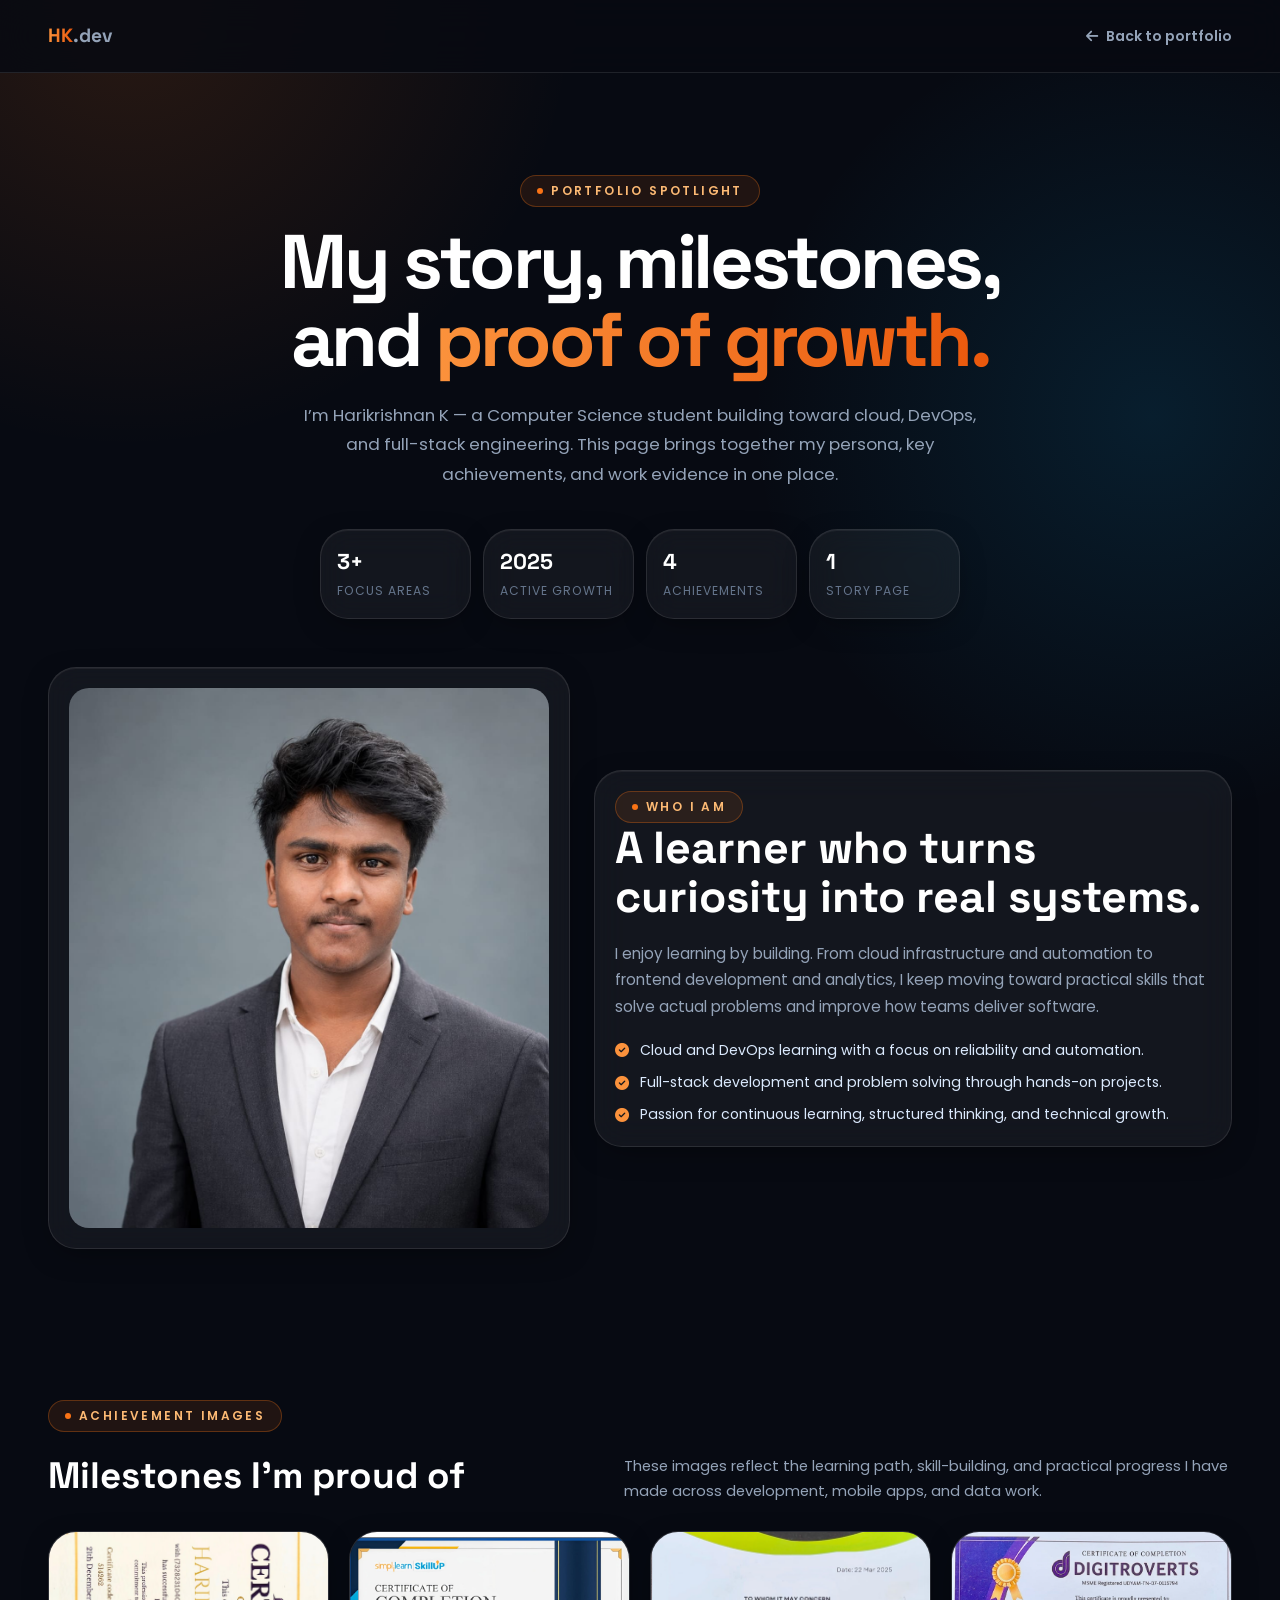
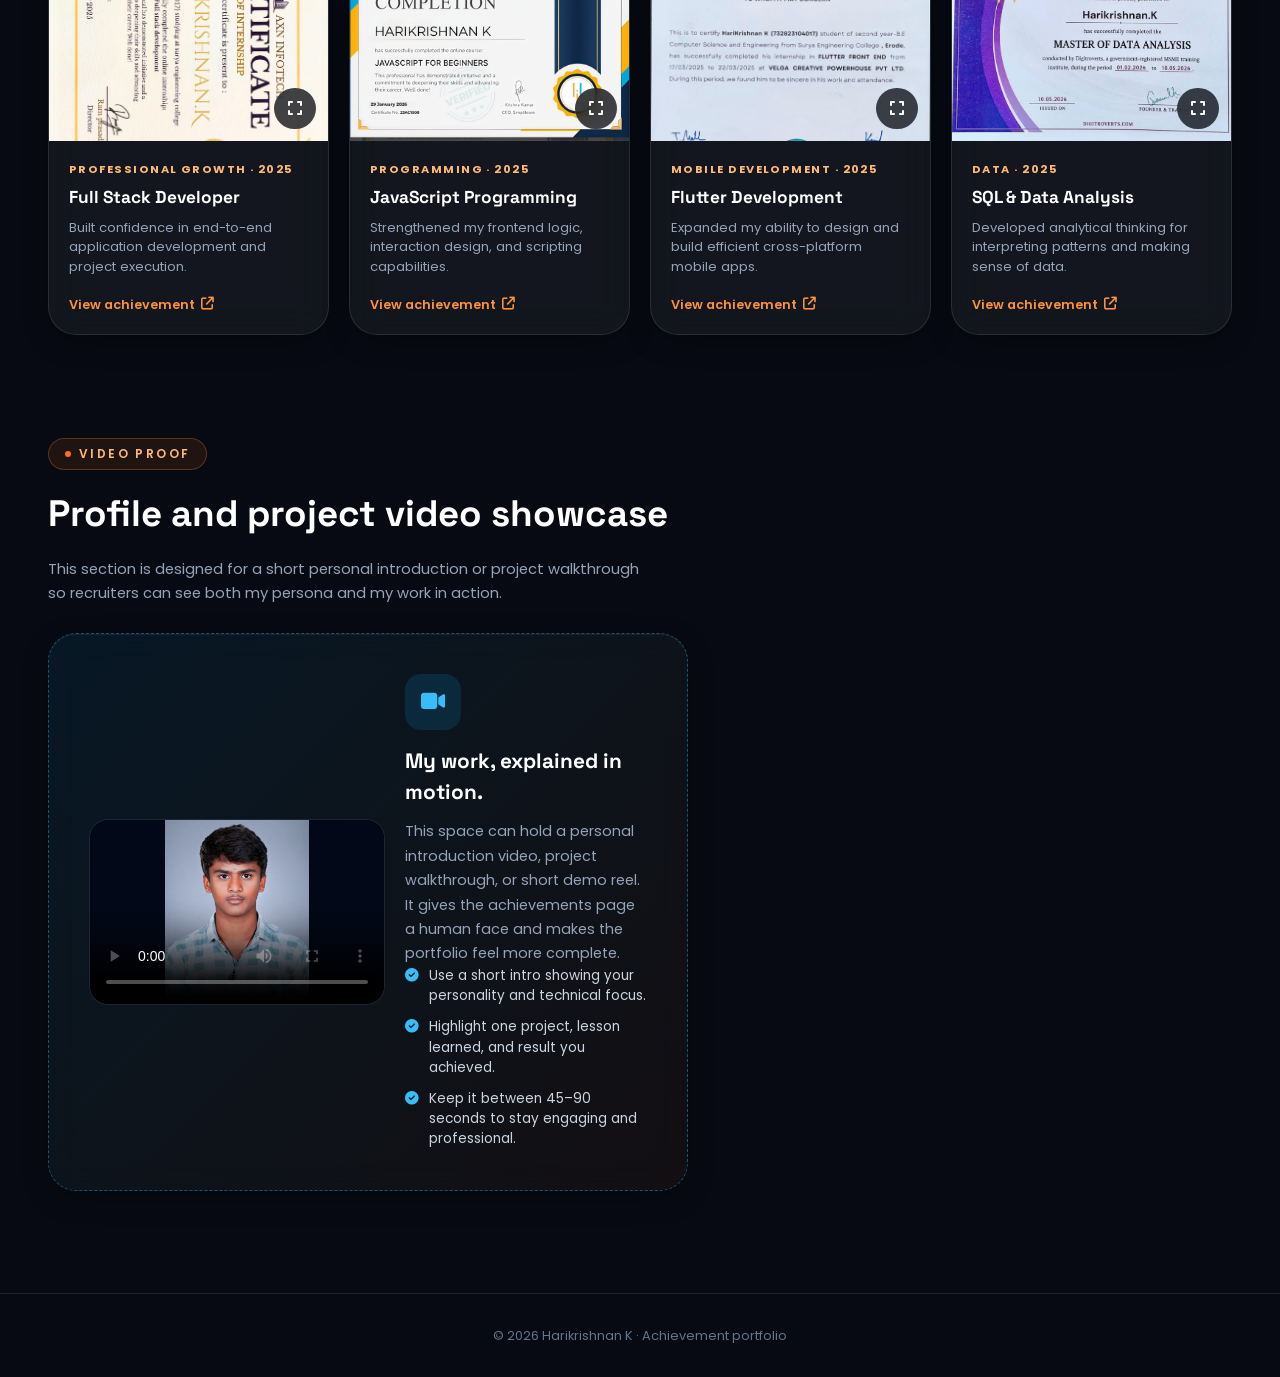
<file: achievements.html>
<!DOCTYPE html>
<html lang="en">
  <head>
    <meta charset="UTF-8" />
    <meta name="viewport" content="width=device-width, initial-scale=1.0" />
    <meta name="description" content="Verified achievements, credentials, and project evidence for Harikrishnan K." />
    <title>Achievements | Harikrishnan K</title>
    <link rel="preconnect" href="https://fonts.googleapis.com" />
    <link rel="preconnect" href="https://fonts.gstatic.com" crossorigin />
    <link href="https://fonts.googleapis.com/css2?family=Poppins:wght@300;400;500;600;700&family=Space+Grotesk:wght@400;500;600;700&display=swap" rel="stylesheet" />
    <link rel="stylesheet" href="https://cdnjs.cloudflare.com/ajax/libs/font-awesome/6.5.2/css/all.min.css" referrerpolicy="no-referrer" />
    <link rel="stylesheet" href="css/variables.css" />
    <link rel="stylesheet" href="css/base.css" />
    <link rel="stylesheet" href="css/components.css" />
    <link rel="stylesheet" href="css/animations.css" />
    <link rel="stylesheet" href="css/sections.css" />
    <style>
      .achievement-page { min-height: 100vh; overflow-x: clip; background: radial-gradient(circle at 10% 0%, rgba(249,115,22,.14), transparent 28rem), radial-gradient(circle at 90% 14%, rgba(14,165,233,.13), transparent 25rem), var(--ink-950); }
      .achievement-nav { position: sticky; top: 0; z-index: 10; border-bottom: 1px solid rgba(255,255,255,.1); background: rgba(7,10,18,.86); backdrop-filter: blur(18px); }
      .achievement-nav-inner { min-height: 4.5rem; display: flex; justify-content: space-between; align-items: center; gap: 1rem; }
      .achievement-brand { font-family: var(--font-heading); font-size: 1.2rem; font-weight: 700; color: #fff; }
      .achievement-back { display: inline-flex; align-items: center; gap: .5rem; min-height: 44px; color: var(--text-secondary); font-size: .875rem; font-weight: 600; }
      .achievement-back:hover { color: var(--accent-300); }
      .achievement-hero { padding: clamp(4rem, 8vw, 7rem) 0 3rem; text-align: center; }
      .achievement-hero h1 { max-width: 52rem; margin: 1rem auto 0; color: #fff; font-size: clamp(2.35rem, 6vw, 4.75rem); line-height: 1.02; letter-spacing: -.045em; }
      .achievement-hero p { max-width: 43rem; margin: 1.4rem auto 0; color: var(--text-secondary); font-size: 1.05rem; line-height: 1.75; }
      .achievement-stats { display: grid; grid-template-columns: repeat(2, 1fr); gap: .75rem; max-width: 40rem; margin: 2.5rem auto 0; }
      .achievement-stat { padding: 1rem; text-align: left; }
      .achievement-stat strong { display: block; font-family: var(--font-heading); color: #fff; font-size: 1.35rem; }
      .achievement-stat span { font-size: .76rem; color: var(--text-muted); text-transform: uppercase; letter-spacing: .08em; }
      .achievement-section { padding: 3rem 0 clamp(4rem, 8vw, 7rem); }
      .achievement-section-head { display: flex; flex-wrap: wrap; justify-content: space-between; align-items: end; gap: 1rem; margin-bottom: 1.75rem; }
      .achievement-section-head h2 { color: #fff; font-size: clamp(1.6rem, 3vw, 2.3rem); }
      .achievement-section-head p { max-width: 38rem; color: var(--text-secondary); font-size: .92rem; line-height: 1.65; }
      .achievement-grid { display: grid; gap: 1.25rem; grid-template-columns: 1fr; }
      .persona-grid { display: grid; gap: 1.5rem; grid-template-columns: 1fr; align-items: center; }
      @media (min-width: 640px) { .achievement-stats { grid-template-columns: repeat(4, 1fr); } .achievement-grid { grid-template-columns: repeat(2, 1fr); } }
      @media (min-width: 768px) { .persona-grid { grid-template-columns: 0.9fr 1.1fr; } }
      @media (min-width: 1024px) { .achievement-grid { grid-template-columns: repeat(4, 1fr); } }
      .persona-card { display: flex; flex-direction: column; gap: 1.2rem; padding: 1.25rem; }
      .persona-card img { width: 100%; border-radius: 1.25rem; object-fit: cover; aspect-ratio: 4 / 4.5; }
      .persona-card h2 { color: #fff; font-size: clamp(1.8rem, 4vw, 2.8rem); line-height: 1.1; }
      .persona-card p { color: var(--text-secondary); font-size: .95rem; line-height: 1.75; }
      .persona-list { display: grid; gap: .7rem; padding: 0; margin: 0; list-style: none; color: #dbeafe; font-size: .88rem; }
      .persona-list li { display: flex; align-items: center; gap: .7rem; }
      .persona-list i { color: var(--accent-400); }
      .achievement-card { display: flex; flex-direction: column; overflow: hidden; padding: 0; text-align: left; }
      .achievement-card-image { position: relative; display: block; overflow: hidden; aspect-ratio: 4 / 3; background: var(--ink-800); }
      .achievement-card-image img { width: 100%; height: 100%; object-fit: cover; transition: transform .5s cubic-bezier(.22,1,.36,1); }
      .achievement-card:hover .achievement-card-image img { transform: scale(1.06); }
      .achievement-view { position: absolute; right: .75rem; bottom: .75rem; display: inline-flex; width: 2.6rem; height: 2.6rem; align-items: center; justify-content: center; border-radius: 50%; color: #fff; background: rgba(7,10,18,.76); backdrop-filter: blur(10px); }
      .achievement-card-body { display: flex; flex: 1; flex-direction: column; padding: 1.25rem; }
      .achievement-type { color: var(--accent-300); font-size: .7rem; font-weight: 700; letter-spacing: .13em; text-transform: uppercase; }
      .achievement-card h3 { margin-top: .45rem; color: #fff; font-size: 1.08rem; }
      .achievement-card p { margin-top: .4rem; color: var(--text-secondary); font-size: .82rem; }
      .achievement-proof { display: inline-flex; align-items: center; gap: .4rem; margin-top: auto; padding-top: 1.15rem; color: var(--accent-400); font-size: .8rem; font-weight: 600; }
      .video-proof { border: 1px dashed rgba(56,189,248,.38); background: linear-gradient(135deg, rgba(14,165,233,.09), rgba(249,115,22,.05)); padding: clamp(1.5rem, 4vw, 2.5rem); }
      .video-proof-grid { display: grid; gap: 1.25rem; grid-template-columns: 1fr; }
      @media (min-width: 768px) { .video-proof-grid { grid-template-columns: 1.1fr .9fr; align-items: center; } }
      .video-frame { border-radius: 1.2rem; overflow: hidden; border: 1px solid rgba(255,255,255,.12); background: rgba(2,6,23,.9); }
      .video-frame video { display: block; width: 100%; aspect-ratio: 16 / 10; background: #020817; }
      .video-icon { display: flex; align-items: center; justify-content: center; width: 3.5rem; height: 3.5rem; border-radius: 1rem; background: rgba(14,165,233,.15); color: var(--azure-400); font-size: 1.35rem; }
      .video-proof h3 { margin-top: 1rem; color: #fff; font-size: 1.3rem; }
      .video-proof p { margin-top: .65rem; color: var(--text-secondary); font-size: .9rem; line-height: 1.7; }
      .video-checklist { display: grid; gap: .65rem; color: #cbd5e1; font-size: .85rem; }
      .video-checklist li { display: flex; gap: .65rem; align-items: flex-start; }
      .video-checklist i { margin-top: .2rem; color: var(--azure-400); }
      .achievement-footer { border-top: 1px solid rgba(255,255,255,.1); padding: 2rem 0; color: var(--text-muted); font-size: .8rem; text-align: center; }
      .image-dialog { width: min(92vw, 68rem); max-height: 92vh; padding: 0; border: 1px solid rgba(255,255,255,.16); border-radius: 1.25rem; background: var(--ink-900); color: #fff; overflow: hidden; }
      .image-dialog::backdrop { background: rgba(0,0,0,.78); backdrop-filter: blur(5px); }
      .image-dialog img { display: block; width: 100%; max-height: 82vh; object-fit: contain; background: var(--ink-950); }
      .dialog-close { position: absolute; top: .75rem; right: .75rem; display: grid; place-items: center; width: 2.6rem; height: 2.6rem; border-radius: 50%; background: rgba(7,10,18,.8); color: #fff; font-size: 1rem; }
      .dialog-caption { padding: .9rem 1.1rem; color: var(--text-secondary); font-size: .85rem; }
    </style>
  </head>
  <body class="achievement-page">
    <header class="achievement-nav">
      <div class="container-x achievement-nav-inner">
        <a class="achievement-brand" href="index.html"><span class="text-gradient">HK</span><span style="color:#94a3b8">.dev</span></a>
        <a class="achievement-back" href="index.html"><i class="fa-solid fa-arrow-left"></i> Back to portfolio</a>
      </div>
    </header>
    <main>
      <section class="achievement-hero">
        <div class="container-x">
          <span class="section-eyebrow"><span class="dot"></span>Portfolio spotlight</span>
          <h1>My story, milestones, and <span class="text-gradient">proof of growth.</span></h1>
          <p>I’m Harikrishnan K — a Computer Science student building toward cloud, DevOps, and full-stack engineering. This page brings together my persona, key achievements, and work evidence in one place.</p>
          <div class="achievement-stats" aria-label="Achievement overview">
            <div class="achievement-stat glass"><strong>3+</strong><span>Focus areas</span></div>
            <div class="achievement-stat glass"><strong>2025</strong><span>Active growth</span></div>
            <div class="achievement-stat glass"><strong>4</strong><span>Achievements</span></div>
            <div class="achievement-stat glass"><strong>1</strong><span>Story page</span></div>
          </div>
        </div>
      </section>

      <section class="achievement-section" style="padding-top:0;">
        <div class="container-x persona-grid">
          <div class="persona-card glass glass-hover lift">
            <img src="images/hari passport image.jpeg" alt="Harikrishnan K portrait" loading="lazy" />
          </div>
          <div class="persona-card glass glass-hover lift">
            <div>
              <span class="section-eyebrow"><span class="dot"></span>Who I am</span>
              <h2>A learner who turns curiosity into real systems.</h2>
            </div>
            <p>I enjoy learning by building. From cloud infrastructure and automation to frontend development and analytics, I keep moving toward practical skills that solve actual problems and improve how teams deliver software.</p>
            <ul class="persona-list">
              <li><i class="fa-solid fa-circle-check"></i> Cloud and DevOps learning with a focus on reliability and automation.</li>
              <li><i class="fa-solid fa-circle-check"></i> Full-stack development and problem solving through hands-on projects.</li>
              <li><i class="fa-solid fa-circle-check"></i> Passion for continuous learning, structured thinking, and technical growth.</li>
            </ul>
          </div>
        </div>
      </section>

      <section class="achievement-section">
        <div class="container-x">
          <div class="achievement-section-head">
            <div><span class="section-eyebrow"><span class="dot"></span>Achievement images</span><h2 style="margin-top:1rem">Milestones I’m proud of</h2></div>
            <p>These images reflect the learning path, skill-building, and practical progress I have made across development, mobile apps, and data work.</p>
          </div>
          <div id="achievementGrid" class="achievement-grid"></div>
        </div>
      </section>

      <section class="achievement-section" style="padding-top:0;">
        <div class="container-x">
          <div class="achievement-section-head">
            <div><span class="section-eyebrow"><span class="dot"></span>Video proof</span><h2 style="margin-top:1rem">Profile and project video showcase</h2></div>
            <p>This section is designed for a short personal introduction or project walkthrough so recruiters can see both my persona and my work in action.</p>
          </div>
          <div id="videoShowcase" class="video-proof-grid"></div>
        </div>
      </section>
    </main>
    <footer class="achievement-footer"><div class="container-x">© <span id="year"></span> Harikrishnan K · Achievement portfolio</div></footer>
    <dialog class="image-dialog" id="image-dialog" aria-label="Certificate preview"><button class="dialog-close" type="button" aria-label="Close preview"><i class="fa-solid fa-xmark"></i></button><img id="dialog-image" alt="" /><p class="dialog-caption" id="dialog-caption"></p></dialog>
    <script>
      const achievements = [
        {
          title: 'Full Stack Developer',
          type: 'Professional growth · 2025',
          description: 'Built confidence in end-to-end application development and project execution.',
          image: 'images/full stack certificate.jpeg',
          alt: 'Full Stack Developer achievement from AXN INFOTECH'
        },
        {
          title: 'JavaScript Programming',
          type: 'Programming · 2025',
          description: 'Strengthened my frontend logic, interaction design, and scripting capabilities.',
          image: 'images/java srcipt certificate.jpeg',
          alt: 'JavaScript Programming achievement from Simplilearn SkillUp'
        },
        {
          title: 'Flutter Development',
          type: 'Mobile development · 2025',
          description: 'Expanded my ability to design and build efficient cross-platform mobile apps.',
          image: 'images/flutter certificate.jpeg',
          alt: 'Flutter Development achievement from VELGA Powerhouse'
        },
        {
          title: 'SQL & Data Analysis',
          type: 'Data · 2025',
          description: 'Developed analytical thinking for interpreting patterns and making sense of data.',
          image: 'images/data analtics certifiacte.jpeg',
          alt: 'SQL and Data Analysis achievement from DIGITROVERTS'
        }
      ];

      const videos = [
        {
          title: 'My work, explained in motion.',
          text: 'This space can hold a personal introduction video, project walkthrough, or short demo reel. It gives the achievements page a human face and makes the portfolio feel more complete.',
          src: 'https://interactive-examples.mdn.mozilla.net/media/cc0-videos/flower.mp4',
          poster: 'images/me.jpeg'
        }
      ];

      document.getElementById('year').textContent = new Date().getFullYear();

      const achievementGrid = document.getElementById('achievementGrid');
      const videoShowcase = document.getElementById('videoShowcase');

      achievementGrid.innerHTML = achievements.map((item) => `
        <article class="achievement-card glass glass-hover lift">
          <a class="achievement-card-image" href="${item.image}" data-certificate data-title="${item.title}">
            <img src="${item.image}" alt="${item.alt}" loading="lazy" />
            <span class="achievement-view" aria-hidden="true"><i class="fa-solid fa-expand"></i></span>
          </a>
          <div class="achievement-card-body">
            <span class="achievement-type">${item.type}</span>
            <h3>${item.title}</h3>
            <p>${item.description}</p>
            <a class="achievement-proof" href="${item.image}" target="_blank" rel="noopener">View achievement <i class="fa-solid fa-arrow-up-right-from-square"></i></a>
          </div>
        </article>
      `).join('');

      videoShowcase.innerHTML = `
        <div class="video-proof glass">
          <div class="video-proof-grid">
            <div class="video-frame">
              <video controls preload="metadata" poster="${videos[0].poster}" aria-label="Achievement video preview">
                <source src="${videos[0].src}" type="video/mp4" />
                Your browser does not support the video tag.
              </video>
            </div>
            <div>
              <div class="video-icon"><i class="fa-solid fa-video"></i></div>
              <h3>${videos[0].title}</h3>
              <p>${videos[0].text}</p>
              <ul class="video-checklist">
                <li><i class="fa-solid fa-circle-check"></i><span>Use a short intro showing your personality and technical focus.</span></li>
                <li><i class="fa-solid fa-circle-check"></i><span>Highlight one project, lesson learned, and result you achieved.</span></li>
                <li><i class="fa-solid fa-circle-check"></i><span>Keep it between 45–90 seconds to stay engaging and professional.</span></li>
              </ul>
            </div>
          </div>
        </div>
      `;

      const dialog = document.getElementById('image-dialog');
      const dialogImage = document.getElementById('dialog-image');
      const dialogCaption = document.getElementById('dialog-caption');

      document.querySelectorAll('[data-certificate]').forEach((link) => {
        link.addEventListener('click', (event) => {
          event.preventDefault();
          dialogImage.src = link.href;
          dialogImage.alt = link.querySelector('img').alt;
          dialogCaption.textContent = link.dataset.title;
          dialog.showModal();
        });
      });

      document.querySelector('.dialog-close').addEventListener('click', () => dialog.close());
      dialog.addEventListener('click', (event) => {
        if (event.target === dialog) dialog.close();
      });
    </script>
  </body>
</html>
</file>
<file: css/variables.css>
/* ============================================================
   DESIGN TOKENS (CSS VARIABLES)
   ------------------------------------------------------------
   Change the accent color / fonts here ONCE to re-skin the
   entire site.
   ============================================================ */
:root {
  /* ----- Accent color: Orange ----- */
  --accent-50: #fff7ed;
  --accent-100: #ffedd5;
  --accent-200: #fed7aa;
  --accent-300: #fdba74;
  --accent-400: #fb923c;
  --accent-500: #f97316;
  --accent-600: #ea580c;
  --accent-700: #c2410c;

  /* ----- Secondary accent: Azure / Blue ----- */
  --azure-400: #38bdf8;
  --azure-500: #0ea5e9;
  --azure-600: #0284c7;

  /* ----- Neutral dark background ramp ----- */
  --ink-700: #1e2740;
  --ink-800: #141c2e;
  --ink-850: #0f1524;
  --ink-900: #0b0f1a;
  --ink-950: #070a12;

  /* ----- Text ----- */
  --text-primary: #e6e9f0;
  --text-secondary: #94a3b8;
  --text-muted: #64748b;

  /* ----- Fonts (loaded in index.html) ----- */
  --font-body: 'Poppins', ui-sans-serif, system-ui, sans-serif;
  --font-heading: 'Space Grotesk', 'Poppins', sans-serif;

  /* ----- Spacing & radius ----- */
  --radius-2xl: 1.25rem;
  --radius-3xl: 1.75rem;
  /* Fluid section padding: scales from 3rem (small phones) up to 6rem (desktop) */
  --section-pad-y: clamp(3rem, 4vw + 1.5rem, 6rem);

  /* ----- Responsive breakpoints (reference only — @media queries below
     use literal px values because CSS custom properties cannot be used
     inside @media conditions). Kept here so the scale is documented in
     one place. See RESPONSIVE-GUIDE.md for full details. -----
     xs:  320px  (small phones, iPhone SE class)
     sm:  480px  (large phones)
     md:  768px  (tablets, iPad portrait)
     lg:  1024px (small laptops, iPad landscape)
     xl:  1200px (desktops)
     2xl: 1400px (large / wide desktops, 1920x1080+) */

  /* ----- Shadows / glows ----- */
  --glow: 0 0 40px -10px rgba(249, 115, 22, 0.45);
  --glow-sm: 0 0 24px -8px rgba(249, 115, 22, 0.35);
  --card-shadow: 0 8px 30px -12px rgba(0, 0, 0, 0.6);
}
</file>
<file: css/base.css>
/* ============================================================
   BASE / RESET
   ------------------------------------------------------------
   Global element styles, smooth scroll, scrollbar, typography.
   ============================================================ */
* {
  margin: 0;
  padding: 0;
  box-sizing: border-box;
}

html {
  scroll-behavior: smooth;
  /* Explicit 100% keeps 1rem == 16px (WCAG minimum readable body size)
     and respects the user's browser/OS font-size setting for accessibility. */
  font-size: 100%;
  -webkit-text-size-adjust: 100%;
}

body {
  background-color: var(--ink-950);
  color: var(--text-primary);
  font-family: var(--font-body);
  font-size: 1rem; /* 16px baseline on every device */
  line-height: 1.5;
  -webkit-font-smoothing: antialiased;
  text-rendering: optimizeLegibility;
  width: 100%;
}

h1, h2, h3, h4, h5, h6 {
  font-family: var(--font-heading);
  font-weight: 700;
}

a { color: inherit; text-decoration: none; }
ul { list-style: none; }
img { max-width: 100%; display: block; }
button {
  font-family: inherit;
  cursor: pointer;
  border: none;
  background: none;
  color: inherit;
}

/* Custom scrollbar */
::-webkit-scrollbar { width: 10px; }
::-webkit-scrollbar-track { background: var(--ink-900); }
::-webkit-scrollbar-thumb {
  background: linear-gradient(180deg, var(--accent-500), var(--accent-600));
  border-radius: 999px;
}

/* ===== Layout helpers ===== */
/* Mobile-first fluid container. Base = smallest phones (320px+). */
.container-x {
  max-width: 80rem; /* 1280px — desktop content width */
  margin-inline: auto;
  width: 100%;
  padding-inline: 1rem; /* 16px gutter on 320–479px phones */
}
@media (min-width: 480px)  { .container-x { padding-inline: 1.25rem; } }
@media (min-width: 640px)  { .container-x { padding-inline: 2rem; } }
@media (min-width: 1024px) { .container-x { padding-inline: 3rem; } }
@media (min-width: 1400px) {
  /* Large/wide desktops (1920x1080 and above): give the layout a bit
     more breathing room instead of leaving a huge fixed-width column
     centered in a sea of empty space. */
  .container-x { max-width: 90rem; padding-inline: 4rem; }
}

.section-pad { padding-block: var(--section-pad-y); }

/* ===== Touch-friendly baseline =====
   Any element meant to be tapped gets at least a 44x44px hit area,
   per WCAG 2.5.5 / Apple & Material touch-target guidance. */
.btn,
.nav-mobile button {
  min-height: 44px;
}
.nav-toggle,
.footer-social {
  min-height: 44px;
  min-width: 44px;
}

.text-gradient {
  background: linear-gradient(to right, var(--accent-400), var(--accent-600));
  -webkit-background-clip: text;
  background-clip: text;
  -webkit-text-fill-color: transparent;
}
</file>
<file: css/components.css>
/* ============================================================
   REUSABLE COMPONENTS
   ------------------------------------------------------------
   Glass card, glow button, section heading, chips, image zoom.
   ============================================================ */

/* ===== Glassmorphism card ===== */
.glass {
  border-radius: var(--radius-3xl);
  border: 1px solid rgba(255, 255, 255, 0.1);
  background: rgba(255, 255, 255, 0.05);
  -webkit-backdrop-filter: blur(16px);
  backdrop-filter: blur(16px);
  box-shadow:
    0 8px 32px -12px rgba(0, 0, 0, 0.6),
    inset 0 1px 0 0 rgba(255, 255, 255, 0.06);
}
.glass-hover { transition: all 0.5s ease; }
.glass-hover:hover {
  border-color: rgba(249, 115, 22, 0.4);
  background-color: rgba(255, 255, 255, 0.07);
}

/* Hover lift for cards */
.lift {
  transition: transform 0.4s cubic-bezier(0.22, 1, 0.36, 1), box-shadow 0.4s ease;
}
.lift:hover {
  transform: translateY(-6px);
  box-shadow:
    0 20px 50px -16px rgba(249, 115, 22, 0.25),
    0 10px 30px -10px rgba(0, 0, 0, 0.7);
}

/* ===== Glow button ===== */
.btn {
  display: inline-flex;
  align-items: center;
  justify-content: center;
  gap: 0.5rem;
  border-radius: 999px;
  padding: 0.75rem 1.5rem;
  font-size: 0.875rem;
  font-weight: 600;
  letter-spacing: 0.01em;
  transition: all 0.3s ease;
  cursor: pointer;
}
.btn-primary {
  background: linear-gradient(to right, var(--accent-500), var(--accent-600));
  color: #fff;
  box-shadow: var(--glow);
}
.btn-primary:hover {
  transform: translateY(-2px);
  box-shadow: 0 0 30px -6px rgba(249, 115, 22, 0.7);
}
.btn-ghost {
  border: 1px solid rgba(255, 255, 255, 0.1);
  background: rgba(255, 255, 255, 0.05);
  backdrop-filter: blur(12px);
  color: #e6e9f0;
}
.btn-ghost:hover {
  border-color: rgba(249, 115, 22, 0.5);
  color: var(--accent-300);
  box-shadow: var(--glow-sm);
}

/* ===== Section heading ===== */
.section-heading { max-width: 42rem; margin-inline: auto; text-align: center; }
.section-eyebrow {
  display: inline-flex;
  align-items: center;
  gap: 0.5rem;
  border: 1px solid rgba(249, 115, 22, 0.3);
  background: rgba(249, 115, 22, 0.1);
  border-radius: 999px;
  padding: 0.375rem 1rem;
  font-size: 0.75rem;
  font-weight: 600;
  text-transform: uppercase;
  letter-spacing: 0.2em;
  color: var(--accent-300);
}
.section-eyebrow .dot {
  width: 6px; height: 6px; border-radius: 50%;
  background: var(--accent-500);
  animation: pulse-glow 4s ease-in-out infinite;
}
.section-title {
  margin-top: 1.25rem;
  font-size: clamp(1.875rem, 4vw, 3rem);
  line-height: 1.1;
  color: #fff;
}
.section-subtitle {
  margin-top: 1rem;
  font-size: 1.05rem;
  line-height: 1.6;
  color: var(--text-secondary);
}

/* ===== Image zoom ===== */
.zoom-img { transition: transform 0.6s cubic-bezier(0.22, 1, 0.36, 1); }
.zoom-img:hover { transform: scale(1.08); }

/* ===== Generic chips ===== */
.chip {
  display: inline-block;
  border-radius: 999px;
  border: 1px solid rgba(255, 255, 255, 0.1);
  background: rgba(255, 255, 255, 0.05);
  padding: 0.25rem 0.75rem;
  font-size: 0.75rem;
  color: var(--text-primary);
}
.chip-accent {
  background: rgba(249, 115, 22, 0.1);
  color: var(--accent-300);
  border-color: transparent;
}
</file>
<file: css/animations.css>
/* ============================================================
   ANIMATIONS
   ------------------------------------------------------------
   Keyframes + scroll-reveal utility classes.
   Controlled by js/ui/animations.js (IntersectionObserver).
   ============================================================ */

@keyframes pulse-glow { 0%, 100% { opacity: 0.5; } 50% { opacity: 0.9; } }
@keyframes float { 0%, 100% { transform: translateY(0); } 50% { transform: translateY(-14px); } }
@keyframes blink { 50% { opacity: 0; } }
@keyframes ping { 75%, 100% { transform: scale(2); opacity: 0; } }
@keyframes bounce { 0%, 100% { transform: translateY(-25%); } 50% { transform: translateY(0); } }

.animate-float { animation: float 6s ease-in-out infinite; }
.animate-pulse-glow { animation: pulse-glow 4s ease-in-out infinite; }
.animate-bounce { animation: bounce 1s infinite; }

/* Typing caret */
.caret::after {
  content: '|';
  margin-left: 2px;
  color: var(--accent-500);
  animation: blink 1s step-end infinite;
}

/* Glow ring (behind hero image) */
.glow-ring {
  background: radial-gradient(circle at center, rgba(249, 115, 22, 0.5) 0%, transparent 60%);
  filter: blur(24px);
}

/* Scroll progress bar */
.scroll-progress {
  background: linear-gradient(90deg, var(--accent-500), var(--accent-400), var(--azure-500));
}

/* Reveal on scroll */
.reveal {
  opacity: 0;
  transform: translateY(28px);
  transition:
    opacity 0.7s cubic-bezier(0.22, 1, 0.36, 1),
    transform 0.7s cubic-bezier(0.22, 1, 0.36, 1);
  will-change: opacity, transform;
}
.reveal.is-visible { opacity: 1; transform: translateY(0); }
.reveal-left, .reveal-right { transform: translateY(28px); }
.reveal-left.is-visible, .reveal-right.is-visible { transform: translateY(0); }
@media (min-width: 768px) {
  .reveal-left { transform: translateX(-40px); }
  .reveal-right { transform: translateX(40px); }
  .reveal-left.is-visible, .reveal-right.is-visible { transform: translateX(0); }
}

/* Stagger delays */
.reveal-d-1 { transition-delay: 0.08s; }
.reveal-d-2 { transition-delay: 0.16s; }
.reveal-d-3 { transition-delay: 0.24s; }
.reveal-d-4 { transition-delay: 0.32s; }
.reveal-d-5 { transition-delay: 0.4s; }

/* Reduced motion */
@media (prefers-reduced-motion: reduce) {
  html { scroll-behavior: auto; }
  *, .reveal, .lift, .zoom-img {
    transition: none !important;
    animation: none !important;
  }
  .reveal { opacity: 1 !important; transform: none !important; }
}
</file>
<file: css/sections.css>
/* ============================================================
   SECTION-SPECIFIC STYLES
   ------------------------------------------------------------
   Hero, About, Skills, Why, Journey, Project, Certificates,
   Education, Career, Beyond, Contact, Footer.
   Each block is labelled so you can find it quickly.
   ============================================================ */

/* ===================== NAVBAR ===================== */
.navbar {
  position: fixed;
  inset: 0 0 auto 0;
  z-index: 50;
  transition: all 0.5s ease;
  padding-block: 1.25rem;
}
.navbar.scrolled {
  border-bottom: 1px solid rgba(255, 255, 255, 0.1);
  background: rgba(7, 10, 18, 0.8);
  backdrop-filter: blur(16px);
  padding-block: 0.75rem;
  box-shadow: var(--card-shadow);
}
.navbar .nav-inner {
  display: flex;
  align-items: center;
  justify-content: space-between;
}
.nav-logo {
  font-family: var(--font-heading);
  font-size: 1.125rem;
  font-weight: 700;
  color: #fff;
  min-height: 44px;
}
.nav-links {
  display: none;
  align-items: center;
  gap: 0.25rem;
}
.nav-links button,
.nav-links a {
  position: relative;
  border-radius: 999px;
  min-height: 44px;
  padding: 0.5rem 1rem;
  font-size: 0.875rem;
  font-weight: 500;
  color: var(--text-secondary);
  transition: all 0.3s ease;
}
.nav-links button.active {
  background: rgba(249, 115, 22, 0.15);
  color: var(--accent-300);
}
.nav-links button::after {
  content: "";
  position: absolute;
  right: 1rem;
  bottom: 0.2rem;
  left: 1rem;
  height: 2px;
  border-radius: 999px;
  background: var(--accent-400);
  transform: scaleX(0);
  transform-origin: center;
  transition: transform 0.3s ease;
}
.nav-links button.active::after { transform: scaleX(1); }
.nav-links button:hover,
.nav-links a:hover { color: #fff; }
.nav-cta {
  display: none;
  border-radius: 999px;
  background: linear-gradient(to right, var(--accent-500), var(--accent-600));
  padding: 0.625rem 1.25rem;
  min-height: 44px;
  font-size: 0.875rem;
  font-weight: 600;
  color: #fff;
  box-shadow: var(--glow-sm);
  transition: all 0.3s ease;
}
.nav-cta:hover { transform: translateY(-2px); box-shadow: var(--glow); }
/* 44x44px minimum tap target (min-width/min-height set in base.css) */
.nav-toggle {
  display: flex;
  align-items: center;
  justify-content: center;
  padding: 0.5rem;
  font-size: 1.25rem;
  color: #e6e9f0;
  border-radius: 0.75rem;
  transition: background-color 0.3s ease, transform 0.2s ease;
}
.nav-toggle:hover { background: rgba(255, 255, 255, 0.06); }
.nav-toggle:active { transform: scale(0.94); }
.nav-mobile {
  max-height: 0;
  overflow: hidden;
  opacity: 0;
  background: transparent;
  border-bottom: 1px solid transparent;
  transition: max-height 0.4s cubic-bezier(0.22, 1, 0.36, 1), opacity 0.3s ease, background-color 0.3s ease, border-color 0.3s ease;
}
.nav-mobile.open {
  max-height: 32rem;
  opacity: 1;
  /* Pre-existing bug: the dropdown had no background of its own, so at
     scrollY=0 (before .navbar.scrolled adds one) it overlaid transparent
     nav links directly on top of the hero text underneath. Give it an
     opaque, blurred background regardless of scroll position. */
  background: rgba(7, 10, 18, 0.96);
  -webkit-backdrop-filter: blur(16px);
  backdrop-filter: blur(16px);
  border-bottom-color: rgba(255, 255, 255, 0.1);
  box-shadow: var(--card-shadow);
}
.nav-mobile button,
.nav-mobile a {
  display: flex;
  align-items: center;
  width: 100%;
  text-align: left;
  border-radius: 0.75rem;
  padding: 0.75rem 1rem;
  font-size: 1rem;
  font-weight: 500;
  color: var(--text-secondary);
  transition: background-color 0.25s ease, color 0.25s ease;
}
.nav-mobile button:active,
.nav-mobile a:active { background: rgba(255, 255, 255, 0.06); }
.nav-mobile button.active { background: rgba(249, 115, 22, 0.15); color: var(--accent-300); }
@media (min-width: 1280px) {
  .nav-links, .nav-cta { display: inline-flex; }
  .nav-toggle { display: none; }
}

/* ===================== HERO ===================== */
.hero {
  position: relative;
  min-height: 100vh;
  display: flex;
  align-items: center;
  overflow: hidden;
  padding-top: 7rem;
  isolation: isolate;
}
.hero::before {
  content: "";
  position: absolute;
  inset: 0;
  background: linear-gradient(90deg, rgba(2, 6, 23, 0.9) 0%, rgba(2, 6, 23, 0.45) 45%, rgba(2, 6, 23, 0.82) 100%);
  z-index: 0;
  pointer-events: none;
}
.hero-bg { position: absolute; inset: 0; z-index: 0; pointer-events: none; }
.hero-blob {
  position: absolute;
  border-radius: 50%;
  filter: blur(120px);
}
.hero-grid {
  position: absolute; inset: 0; opacity: 0.04;
  background-image:
    linear-gradient(rgba(255,255,255,0.6) 1px, transparent 1px),
    linear-gradient(90deg, rgba(255,255,255,0.6) 1px, transparent 1px);
  background-size: 64px 64px;
}
/* Mobile-first: single stacked column, centered text, no forced min-height
   (min-height:85vh on a phone with a tall stacked layout used to force
   extra empty scroll space — removed for small screens). */
.hero-grid-layout {
  display: grid;
  grid-template-columns: 1fr;
  align-items: center;
  gap: 2.5rem;
  padding-inline: 1rem;
  text-align: center;
}
@media (min-width: 480px) {
  .hero-grid-layout { gap: 3rem; }
}
@media (min-width: 768px) {
  .hero-grid-layout { padding-inline: 1.5rem; }
}
/* Two-column layout only from tablet-landscape / small-laptop up */
@media (min-width: 1024px) {
  .hero-grid-layout {
    grid-template-columns: 58% 42%;
    gap: 3.5rem;
    min-height: 85vh;
    padding-inline: 1.5rem;
    text-align: left;
  }
}
@media (min-width: 1200px) {
  .hero-grid-layout { gap: 5.5rem; }
}
.hero-badge {
  display: inline-flex;
  align-items: center;
  gap: 0.5rem;
  border: 1px solid rgba(255, 255, 255, 0.1);
  background: rgba(255, 255, 255, 0.05);
  -webkit-backdrop-filter: blur(12px);
  backdrop-filter: blur(12px);
  border-radius: 999px;
  padding: 0.5rem 1rem;
  font-size: 0.875rem;
  color: var(--text-secondary);
}
.hero-badge .live-dot {
  position: relative; display: flex; width: 8px; height: 8px;
}
.hero-badge .live-dot span {
  position: absolute; inset: 0; border-radius: 50%;
}
.hero-badge .live-dot .ping { background: var(--accent-500); animation: ping 1.5s infinite; }
.hero-badge .live-dot .core { background: var(--accent-500); }
.hero-greeting { margin-top: 1.75rem; font-size: 1.125rem; color: var(--text-secondary); }

/* Fluid type scale — scales smoothly between a 375px phone and a
   1440px desktop instead of jumping between fixed px breakpoints.
   clamp(MIN, PREFERRED, MAX): the vw term is what grows with viewport. */
.hero-name {
  font-size: clamp(2.25rem, 1.55rem + 4vw, 4.5rem); /* 36px → 72px */
  line-height: 1.1;
  margin-top: 0.625rem;
}
.hero-role {
  font-size: clamp(1.25rem, 1.05rem + 1vw, 1.875rem); /* 20px → 30px */
  font-weight: 500;
  color: var(--text-secondary);
  margin-top: 0.625rem;
}
.hero-intro {
  max-width: 620px;
  margin-inline: auto;
  font-size: clamp(1rem, 0.92rem + 0.4vw, 1.25rem); /* 16px → 20px, never below the 16px mobile minimum */
  line-height: 1.8;
  margin-top: 1.25rem;
}
@media (min-width: 1024px) {
  .hero-intro { margin-inline: 0; }
}
.hero-btns {
  margin-top: 2.5rem;
  display: flex;
  flex-wrap: wrap;
  justify-content: center;
  gap: 1rem;
}
@media (min-width: 1024px) {
  .hero-btns { justify-content: flex-start; }
}

.hero-btns .btn {
  padding: 0.9375rem 1.75rem; /* 15px 28px, in rem so it scales with root font-size */
  font-size: 1rem;
}
/* Hero profile card */
.hero-photo-wrap {
  display: flex;
  justify-content: center;
  align-items: center;
  min-height: 100%;
}
@media (min-width: 1024px) {
  .hero-photo-wrap { justify-content: flex-end; }
}

/* Was a hard-coded 430px, which overflowed the viewport on every phone
   under ~460px wide (iPhone SE at 375px, Android 360–412px). min() caps
   it at 430px on larger screens but lets it shrink to fit on small ones. */
.hero-photo-card {
  position: relative;
  width: min(430px, 100%);
  margin-inline: auto;
}
@media (min-width: 1024px) {
  .hero-photo-card { margin-left: auto; margin-right: 0; }
}

.hero-photo-glow {
  position: absolute; inset:-70px;
    filter:blur(80px);; border-radius: 50%;
  animation: pulse-glow 4s ease-in-out infinite;
}
.hero-photo-card .glass { position: relative; padding: 0.75rem; box-shadow: var(--glow); }

/* Was a fixed 430x560px box (and separately switched to a fixed 26rem
   square at 640px+, so the crop shape jumped between breakpoints).
   Now: full width of its (already fluid) parent, height derived from a
   single consistent aspect-ratio at every screen size — no distortion,
   no overflow, no breakpoint jump. */
.hero-photo-card img {
    width: 100%;
    height: auto;
    aspect-ratio: 3 / 4;
    object-fit: cover;
    border-radius: 26px;
    display: block;
}
.hero-photo-badge {
  position: absolute; left: 1.25rem; right: 1.25rem; bottom: 1.25rem;
  display: flex; align-items: center; justify-content: space-between;
  border: 1px solid rgba(255, 255, 255, 0.1);
  background: rgba(7, 10, 18, 0.7);
  backdrop-filter: blur(16px);
  border-radius: var(--radius-2xl);
  padding: 0.75rem 1rem;
}
.hero-photo-badge .focus-label { font-size: 0.75rem; text-transform: uppercase; letter-spacing: 0.1em; color: var(--text-muted); }
.hero-photo-badge .focus-value { font-family: var(--font-heading); font-size: 0.875rem; font-weight: 600; color: #fff; }
.hero-photo-badge .focus-icon {
  display: flex; align-items: center; justify-content: center;
  width: 2.25rem; height: 2.25rem; border-radius: 50%;
  background: rgba(249, 115, 22, 0.2); color: var(--accent-400);
}

/* Hero stats */
.hero-stats {
  position: relative;
  display: grid;
  grid-template-columns: repeat(2, 1fr);
  gap: 1px;
  margin-top: 2.5rem;
  overflow: hidden;
  background: rgba(7, 10, 18, 0.72);
  border: 1px solid rgba(255, 255, 255, 0.12);
  box-shadow: 0 18px 40px -24px rgba(0, 0, 0, 0.8);
}
@media (min-width: 768px) { .hero-stats { grid-template-columns: repeat(4, 1fr); } }
.stat-cell {
  display: flex; flex-direction: column; align-items: center; gap: 0.5rem;
  background: rgba(255, 255, 255, 0.03);
  padding: 1.5rem 1rem;
  text-align: center;
  transition: background 0.3s ease;
}
.stat-cell:hover { background: rgba(255, 255, 255, 0.06); }
.stat-cell i { font-size: 1.5rem; color: var(--accent-400); }
.stat-num { font-family: var(--font-heading); font-size: 1.875rem; font-weight: 700; color: #fff; }
.stat-label { font-size: 0.75rem; text-transform: uppercase; letter-spacing: 0.1em; color: var(--text-muted); }
.hero-stats-wrap {
  position: relative;
  z-index: 2;
  margin-top: 2.5rem;
  width: 100%;
}
.hero-scroll-hint {
  position: absolute; bottom: 7rem; left: 50%; transform: translateX(-50%);
  color: var(--text-muted); display: none; z-index: 3;
  min-width: 44px; min-height: 44px; align-items: center; justify-content: center;
}
@media (min-width: 1024px) { .hero-scroll-hint { display: flex; } }

/* ===================== ABOUT ===================== */
.about-grid {
  margin-top: 3.5rem;
  display: grid;
  grid-template-columns: 1fr;
  gap: 1.25rem;
}
@media (min-width: 640px) { .about-grid { grid-template-columns: repeat(2, 1fr); } }
@media (min-width: 1024px) { .about-grid { grid-template-columns: repeat(3, 1fr); } }
.pillar-card { padding: 1.5rem; }
.pillar-icon {
  margin-bottom: 1rem;
  display: flex; align-items: center; justify-content: center;
  width: 3rem; height: 3rem; border-radius: var(--radius-2xl);
  background: rgba(249, 115, 22, 0.15); color: var(--accent-400);
  transition: transform 0.3s ease;
}
.pillar-card:hover .pillar-icon { transform: scale(1.1); }
.pillar-title { font-size: 1.125rem; font-weight: 600; color: #fff; }
.pillar-text { margin-top: 0.5rem; font-size: 0.875rem; line-height: 1.6; color: var(--text-secondary); }

/* About mini timeline */
.about-timeline { margin-top: 4rem; }
.about-timeline-title { margin-bottom: 2rem; text-align: center; font-size: 1.25rem; font-weight: 600; color: #cbd5e1; }
.about-timeline-track { position: relative; max-width: 48rem; margin-inline: auto; }
.about-timeline-line {
  position: absolute; left: 1rem; top: 0.5rem; bottom: 0.5rem; width: 1px;
  background: linear-gradient(to bottom, rgba(249,115,22,0.6), rgba(249,115,22,0.3), transparent);
}
@media (min-width: 640px) { .about-timeline-line { left: 50%; } }
.about-timeline-item { position: relative; padding-left: 3rem; margin-bottom: 2rem; }
@media (min-width: 640px) { .about-timeline-item { width: 50%; padding-left: 0; } }
.about-timeline-item:nth-child(odd) { padding-right: 3rem; text-align: right; }
@media (min-width: 640px) {
  .about-timeline-item:nth-child(odd) { margin-right: auto; }
  .about-timeline-item:nth-child(even) { margin-left: auto; padding-left: 3rem; text-align: left; }
}
.about-timeline-node {
  position: absolute; top: 0.25rem; left: 0;
  display: flex; align-items: center; justify-content: center;
  width: 2rem; height: 2rem; border-radius: 50%;
  border: 1px solid rgba(249, 115, 22, 0.4);
  background: var(--ink-900); color: var(--accent-400);
}
@media (min-width: 640px) {
  .about-timeline-item:nth-child(odd) .about-timeline-node { left: auto; right: -1rem; }
  .about-timeline-item:nth-child(even) .about-timeline-node { left: -1rem; }
}
.about-timeline-card { padding: 1.25rem; }
.about-timeline-phase { font-family: var(--font-heading); font-size: 0.875rem; font-weight: 600; text-transform: uppercase; letter-spacing: 0.05em; color: var(--accent-300); }
.about-timeline-text { margin-top: 0.5rem; font-size: 0.875rem; line-height: 1.6; color: #cbd5e1; }

/* ===================== SKILLS ===================== */
.skills-bg { background: rgba(11, 15, 26, 0.4); }
.skills-grid {
  margin-top: 3.5rem;
  display: grid;
  grid-template-columns: 1fr;
  gap: 1.25rem;
}
@media (min-width: 768px) { .skills-grid { grid-template-columns: repeat(2, 1fr); } }
@media (min-width: 1024px) { .skills-grid { grid-template-columns: repeat(3, 1fr); } }
.skill-card { padding: 1.5rem; }
.skill-card-header { display: flex; align-items: center; gap: 0.75rem; margin-bottom: 1.25rem; }
.skill-cat-icon {
  display: flex; align-items: center; justify-content: center;
  width: 2.75rem; height: 2.75rem; border-radius: var(--radius-2xl);
  transition: transform 0.3s ease;
}
.skill-cat-icon.accent { background: rgba(249, 115, 22, 0.15); color: var(--accent-400); }
.skill-cat-icon.azure { background: rgba(14, 165, 233, 0.15); color: var(--azure-400); }
.skill-card:hover .skill-cat-icon { transform: scale(1.1); }
.skill-cat-title { font-size: 1.125rem; font-weight: 600; color: #fff; }
.skill-row { margin-bottom: 1rem; }
.skill-row-top { display: flex; align-items: center; justify-content: space-between; margin-bottom: 0.375rem; }
.skill-row-name { display: flex; align-items: center; gap: 0.5rem; font-size: 0.875rem; color: #cbd5e1; }
.skill-row-name i.accent { color: var(--accent-400); }
.skill-row-name i.azure { color: var(--azure-400); }
.skill-note {
  border-radius: 999px; background: rgba(255,255,255,0.1);
  padding: 0.125rem 0.5rem; font-size: 0.625rem; text-transform: uppercase;
  letter-spacing: 0.05em; color: var(--text-muted);
}
.skill-pct { font-size: 0.75rem; font-weight: 600; }
.skill-pct.accent { color: var(--accent-400); }
.skill-pct.azure { color: var(--azure-400); }
.skill-bar { height: 6px; border-radius: 999px; background: rgba(255,255,255,0.1); overflow: hidden; }
.skill-bar-fill { height: 100%; border-radius: 999px; width: 0; transition: width 1s ease-out; }
.skill-bar-fill.accent { background: linear-gradient(to right, var(--accent-500), var(--accent-400)); }
.skill-bar-fill.azure { background: linear-gradient(to right, var(--azure-500), var(--azure-400)); }

/* ===================== WHY DEVOPS ===================== */
.why-grid {
  margin-top: 3.5rem;
  display: grid;
  grid-template-columns: 1fr;
  gap: 1.25rem;
}
@media (min-width: 640px) { .why-grid { grid-template-columns: repeat(2, 1fr); } }
@media (min-width: 1024px) { .why-grid { grid-template-columns: repeat(4, 1fr); } }
.why-card { position: relative; overflow: hidden; padding: 1.5rem; }
.why-glow {
  position: absolute; top: -2rem; right: -2rem;
  width: 6rem; height: 6rem; border-radius: 50%;
  background: rgba(249, 115, 22, 0.1); filter: blur(24px);
  opacity: 0; transition: opacity 0.5s ease;
}
.why-card:hover .why-glow { opacity: 1; }
.why-icon {
  margin-bottom: 1rem;
  display: flex; align-items: center; justify-content: center;
  width: 3rem; height: 3rem; border-radius: var(--radius-2xl);
  background: rgba(249, 115, 22, 0.15); color: var(--accent-400);
  transition: all 0.3s ease;
}
.why-card:hover .why-icon { transform: scale(1.1); background: rgba(249, 115, 22, 0.25); }
.why-title { font-size: 1rem; font-weight: 600; color: #fff; }
.why-text { margin-top: 0.5rem; font-size: 0.875rem; line-height: 1.6; color: var(--text-secondary); }

/* ===================== LEARNING JOURNEY ===================== */
.journey-bg { background: rgba(11, 15, 26, 0.4); }
.journey-track { position: relative; margin-top: 4rem; }
.journey-line {
  position: absolute; left: 0; right: 0; top: 1.75rem; height: 1px;
  background: linear-gradient(to right, rgba(100,116,139,0.4), rgba(249,115,22,0.6), rgba(14,165,233,0.4));
  display: none;
}
@media (min-width: 1024px) { .journey-line { display: block; } }
.journey-grid { display: grid; grid-template-columns: 1fr; gap: 2rem; }
@media (min-width: 1024px) { .journey-grid { grid-template-columns: repeat(3, 1fr); } }
.journey-head { display: flex; align-items: center; gap: 1rem; margin-bottom: 1.5rem; }
.journey-node {
  position: relative; z-index: 10;
  display: flex; align-items: center; justify-content: center;
  width: 3.5rem; height: 3.5rem; border-radius: var(--radius-2xl);
  box-shadow: 0 0 0 4px var(--ink-950);
}
.journey-node.slate { background: rgba(100, 116, 139, 0.15); color: #cbd5e1; }
.journey-node.accent { background: rgba(249, 115, 22, 0.15); color: var(--accent-400); }
.journey-node.azure { background: rgba(14, 165, 233, 0.15); color: var(--azure-400); }
.journey-title { font-size: 1.5rem; font-weight: 700; color: #fff; }
.journey-list { padding: 1.5rem; }
.journey-list li { display: flex; align-items: center; gap: 0.75rem; font-size: 0.875rem; color: #cbd5e1; margin-bottom: 0.75rem; }
.journey-list li:last-child { margin-bottom: 0; }
.journey-dot { width: 8px; height: 8px; border-radius: 50%; }
.journey-dot.slate { background: linear-gradient(to right, #64748b, #94a3b8); }
.journey-dot.accent { background: linear-gradient(to right, var(--accent-500), var(--accent-400)); }
.journey-dot.azure { background: linear-gradient(to right, var(--azure-500), var(--azure-400)); }

/* ===================== PROJECT ===================== */
.project-card { overflow: hidden; }
.project-grid { display: grid; grid-template-columns: 1fr; }
@media (min-width: 1024px) { .project-grid { grid-template-columns: 1fr 1fr; } }
.project-img-wrap { position: relative; overflow: hidden; padding: 1.5rem; }
.project-img { height: 16rem; width: 100%; object-fit: cover; border-radius: var(--radius-2xl); border: 1px solid rgba(255,255,255,0.1); }
@media (min-width: 1024px) { .project-img { height: 100%; } }
.project-img-glow { position: absolute; bottom: -2.5rem; left: -2.5rem; width: 10rem; height: 10rem; border-radius: 50%; background: rgba(249,115,22,0.2); filter: blur(40px); }
.project-details { padding: 1.5rem; }
@media (min-width: 640px) { .project-details { padding: 2rem; } }
@media (min-width: 1024px) { .project-details { padding: 2.5rem; } }
.project-tag {
  display: inline-block; border-radius: 999px;
  background: rgba(249, 115, 22, 0.15); padding: 0.25rem 0.75rem;
  font-size: 0.75rem; font-weight: 600; text-transform: uppercase;
  letter-spacing: 0.05em; color: var(--accent-300);
}
.project-name { margin-top: 1rem; font-size: 1.5rem; font-weight: 700; color: #fff; }
@media (min-width: 640px) { .project-name { font-size: 1.875rem; } }
.project-desc { margin-top: 0.75rem; font-size: 0.875rem; line-height: 1.7; color: var(--text-secondary); }
.project-features { margin-top: 1.25rem; display: grid; grid-template-columns: 1fr; gap: 0.5rem; }
@media (min-width: 640px) { .project-features { grid-template-columns: repeat(2, 1fr); } }
.project-features li { display: flex; align-items: flex-start; gap: 0.5rem; font-size: 0.875rem; color: #cbd5e1; }
.project-features i { margin-top: 0.125rem; color: var(--accent-400); flex-shrink: 0; }
.project-sub-label { margin-top: 1.5rem; margin-bottom: 0.5rem; font-size: 0.75rem; font-weight: 600; text-transform: uppercase; letter-spacing: 0.05em; color: var(--text-muted); }
.project-tags, .project-roles { display: flex; flex-wrap: wrap; gap: 0.5rem; }
.project-btns { margin-top: 2rem; display: flex; flex-wrap: wrap; gap: 0.75rem; }
.additional-projects {
  display: grid;
  grid-template-columns: minmax(0, 1fr);
  gap: 1.25rem;
  margin-top: 1.25rem;
}
@media (min-width: 768px) { .additional-projects { grid-template-columns: repeat(2, 1fr); } }
.additional-project-card { min-width: 0; padding: 1.5rem; }
@media (min-width: 640px) { .additional-project-card { padding: 2rem; } }
.additional-project-header {
  display: flex;
  flex-wrap: wrap;
  align-items: flex-start;
  justify-content: space-between;
  gap: 1rem;
}
.additional-project-card .project-name { margin-top: 0.875rem; font-size: 1.5rem; }
.additional-project-card .project-desc { min-height: 0; }
.additional-project-card .project-tags { margin-top: 1.25rem; }
.project-status {
  flex-shrink: 0;
  border-radius: 999px;
  padding: 0.625rem 1rem;
  font-size: 0.75rem;
  font-weight: 700;
  color: #fff;
}
.project-status-azure { background: var(--azure-500); }
.project-status-gold { background: #f59e0b; }
.project-tag-gold { background: rgba(245, 158, 11, 0.15); color: #fbbf24; }
.chip-gold { background: rgba(245, 158, 11, 0.1); color: #fbbf24; border-color: rgba(245, 158, 11, 0.35); }

/* ===================== GITHUB ACTIVITY ===================== */
.github-bg { background: rgba(11, 15, 26, 0.4); }
.github-layout {
  margin-top: 3.5rem;
  display: grid;
  grid-template-columns: 1fr;
  gap: 1.25rem;
}
@media (min-width: 1024px) { .github-layout { grid-template-columns: minmax(18rem, 0.95fr) minmax(0, 1.05fr); } }
.github-profile-card { height: 100%; padding: 1.5rem; }
@media (min-width: 640px) { .github-profile-card { padding: 2.25rem; } }
.github-profile-head, .github-repo-head, .github-activity-heading { display: flex; align-items: flex-start; justify-content: space-between; gap: 1rem; }
.github-profile-head { justify-content: flex-start; align-items: center; }
.github-icon, .github-repo-icon {
  display: flex; align-items: center; justify-content: center; flex-shrink: 0;
  width: 3rem; height: 3rem; border-radius: 0.875rem;
  background: rgba(249, 115, 22, 0.15); color: var(--accent-400); font-size: 1.35rem;
}
.github-kicker { font-size: 0.75rem; font-weight: 600; text-transform: uppercase; letter-spacing: 0.12em; color: var(--text-muted); }
.github-profile-title, .github-activity-title { margin-top: 0.3rem; font-size: 1.25rem; font-weight: 700; color: #fff; }
.github-profile-text { margin-top: 1.25rem; font-size: 0.875rem; line-height: 1.75; color: var(--text-secondary); }
.github-account-details { margin-top: 1.5rem; display: grid; gap: 0.75rem; }
.github-account-detail { display: flex; align-items: flex-start; gap: 0.75rem; border-top: 1px solid rgba(255,255,255,0.08); padding-top: 0.75rem; }
.github-account-detail > i { width: 1rem; padding-top: 0.2rem; color: var(--accent-400); text-align: center; }
.github-account-detail div { min-width: 0; }
.github-account-detail span, .github-account-detail strong { display: block; }
.github-account-detail span { font-size: 0.6875rem; font-weight: 600; text-transform: uppercase; letter-spacing: 0.1em; color: var(--text-muted); }
.github-account-detail strong { margin-top: 0.2rem; font-size: 0.8125rem; line-height: 1.45; font-weight: 500; color: #e2e8f0; }
.github-profile-link { margin-top: 1.5rem; width: 100%; }
.github-repo-grid { display: grid; grid-template-columns: 1fr; gap: 1.25rem; }
@media (min-width: 640px) { .github-repo-grid { grid-template-columns: repeat(2, minmax(0, 1fr)); } }
.github-repo-card { min-width: 0; padding: 1.5rem; }
.github-repo-icon-azure { background: rgba(14, 165, 233, 0.15); color: var(--azure-400); }
.github-repo-status { border-radius: 999px; background: rgba(249, 115, 22, 0.12); padding: 0.375rem 0.625rem; font-size: 0.6875rem; font-weight: 600; color: var(--accent-300); }
.github-repo-status-azure { background: rgba(14, 165, 233, 0.12); color: var(--azure-400); }
.github-repo-title { margin-top: 1.25rem; font-size: 1.1rem; font-weight: 700; color: #fff; }
.github-repo-text { margin-top: 0.6rem; font-size: 0.875rem; line-height: 1.7; color: var(--text-secondary); }
.github-repo-tags { margin-top: 1.25rem; display: flex; flex-wrap: wrap; gap: 0.5rem; }
.github-repo-placeholder, .github-repo-error { display: flex; flex-direction: column; align-items: flex-start; justify-content: center; gap: 0.75rem; min-height: 14rem; color: var(--text-secondary); }
.github-repo-placeholder > i, .github-repo-error > i { color: var(--accent-400); font-size: 1.25rem; }
.github-repo-placeholder p, .github-repo-error p { font-size: 0.875rem; }
.github-repo-meta { margin-top: 1.25rem; display: flex; flex-wrap: wrap; gap: 0.75rem; color: var(--text-muted); font-size: 0.75rem; }
.github-repo-meta span { display: inline-flex; align-items: center; gap: 0.3rem; }
.github-repo-meta i { color: var(--accent-400); }
.github-repo-link { margin-top: 1.25rem; display: inline-flex; align-items: center; gap: 0.4rem; min-height: 44px; color: var(--accent-400); font-size: 0.8125rem; font-weight: 600; }
.github-repo-link:hover { color: var(--accent-300); }
.github-activity-panel { margin-top: 1.25rem; padding: 1.5rem; }
@media (min-width: 640px) { .github-activity-panel { padding: 2rem; } }
.github-activity-heading { align-items: center; }
.github-activity-heading-icon { color: var(--accent-400); font-size: 1.25rem; }
.github-focus-grid { margin-top: 1.5rem; display: grid; grid-template-columns: 1fr; gap: 0.75rem; }
@media (min-width: 480px) { .github-focus-grid { grid-template-columns: repeat(2, minmax(0, 1fr)); } }
@media (min-width: 768px) { .github-focus-grid { grid-template-columns: repeat(4, minmax(0, 1fr)); } }
.github-focus-item { display: flex; align-items: center; gap: 0.625rem; min-width: 0; border: 1px solid rgba(255,255,255,0.08); border-radius: 0.75rem; padding: 0.75rem; color: #cbd5e1; font-size: 0.8125rem; }
.github-focus-item i { flex-shrink: 0; color: var(--accent-400); }

/* ===================== CERTIFICATES ===================== */
.cert-bg { background: rgba(11, 15, 26, 0.4); }
.cert-grid {
  margin-top: 3.5rem;
  display: grid;
  grid-template-columns: 1fr;
  gap: 1.25rem;
}
@media (min-width: 640px) { .cert-grid { grid-template-columns: repeat(2, 1fr); } }
@media (min-width: 1024px) { .cert-grid { grid-template-columns: repeat(3, 1fr); } }
.cert-card { overflow: hidden; padding: 0; }
.cert-img-wrap { position: relative; overflow: hidden; }
.cert-img { height: 11rem; width: 100%; object-fit: cover; }
.cert-img-overlay { position: absolute; inset: 0; background: linear-gradient(to top, rgba(7,10,18,0.8), transparent); }
.cert-date {
  position: absolute; top: 0.75rem; right: 0.75rem;
  border-radius: 999px; background: rgba(7,10,18,0.7); backdrop-filter: blur(12px);
  padding: 0.25rem 0.75rem; font-size: 0.75rem; font-weight: 500; color: var(--accent-300);
}
.cert-body { padding: 1.25rem; }
.cert-title { font-size: 1rem; font-weight: 600; color: #fff; }
.cert-institute { margin-top: 0.25rem; font-size: 0.875rem; color: var(--text-secondary); }
.cert-link {
  margin-top: 1rem; display: inline-flex; align-items: center; gap: 0.375rem;
  min-height: 44px;
  font-size: 0.875rem; font-weight: 500; color: var(--accent-400);
  transition: color 0.3s ease;
}
.cert-link:hover { color: var(--accent-300); }

/* ===================== EDUCATION ===================== */
.edu-wrap { margin-top: 3.5rem; display: flex; justify-content: center; }
.edu-track { position: relative; padding-left: 3rem; max-width: 48rem; width: 100%; }
@media (min-width: 640px) { .edu-track { padding-left: 4rem; } }
.edu-line {
  position: absolute; left: 1rem; top: 0.75rem; bottom: 0; width: 1px;
  background: linear-gradient(to bottom, var(--accent-500), rgba(249,115,22,0.4), transparent);
}
.edu-node {
  position: absolute; left: 0; top: 0.25rem;
  display: flex; align-items: center; justify-content: center;
  width: 2rem; height: 2rem; border-radius: 50%;
  border: 1px solid rgba(249,115,22,0.4); background: var(--ink-900); color: var(--accent-400);
}
@media (min-width: 640px) { .edu-node { width: 3rem; height: 3rem; } }
.edu-card { padding: 1.5rem; }
@media (min-width: 640px) { .edu-card { padding: 2rem; } }
.edu-head { display: flex; flex-wrap: wrap; justify-content: space-between; gap: 1rem; align-items: flex-start; }
.edu-degree { font-size: 1.25rem; font-weight: 700; color: #fff; }
@media (min-width: 640px) { .edu-degree { font-size: 1.5rem; } }
.edu-inst { margin-top: 0.25rem; font-size: 0.875rem; color: var(--text-secondary); }
.edu-period { border-radius: 999px; background: rgba(249,115,22,0.15); padding: 0.375rem 1rem; font-size: 0.875rem; font-weight: 600; color: var(--accent-300); }
.edu-cgpa-box {
  margin-top: 1.5rem; display: flex; flex-wrap: wrap; align-items: center; gap: 1rem;
  border: 1px solid rgba(255,255,255,0.1); background: rgba(255,255,255,0.03);
  border-radius: var(--radius-2xl); padding: 1rem;
}
.edu-cgpa { font-family: var(--font-heading); font-size: 1.875rem; font-weight: 700; }
.edu-cgpa-label { font-size: 0.75rem; text-transform: uppercase; letter-spacing: 0.1em; color: var(--text-muted); }
.edu-divider { width: 1px; height: 2.5rem; background: rgba(255,255,255,0.1); }
.edu-cgpa-note { font-size: 0.875rem; color: var(--text-secondary); }
.edu-courses-label { margin-top: 1.5rem; margin-bottom: 0.75rem; font-size: 0.75rem; font-weight: 600; text-transform: uppercase; letter-spacing: 0.05em; color: var(--text-muted); }
.edu-courses { display: flex; flex-wrap: wrap; gap: 0.5rem; }

/* ===================== INTERNSHIP ===================== */
.internship-bg { background: rgba(11, 15, 26, 0.4); }
.internship-grid {
  margin-top: 3.5rem;
  display: grid;
  grid-template-columns: 1fr;
  gap: 1.25rem;
}
@media (min-width: 1024px) { .internship-grid { grid-template-columns: repeat(2, 1fr); } }
.internship-card { overflow: hidden; padding: 1.5rem; }
@media (min-width: 640px) { .internship-card { padding: 2rem; } }
.internship-card-header {
  display: flex;
  flex-wrap: wrap;
  justify-content: space-between;
  align-items: flex-start;
  gap: 1rem;
}
.internship-role {
  margin: 0;
  font-size: 0.75rem;
  font-weight: 600;
  text-transform: uppercase;
  letter-spacing: 0.12em;
  color: var(--text-muted);
}
.internship-company {
  margin-top: 0.5rem;
  font-size: 1.25rem;
  font-weight: 700;
  color: #fff;
}
.internship-period {
  border-radius: 999px;
  background: rgba(249, 115, 22, 0.15);
  padding: 0.5rem 0.75rem;
  font-size: 0.75rem;
  font-weight: 600;
  color: var(--accent-300);
}
.internship-desc {
  margin-top: 1rem;
  color: var(--text-secondary);
  line-height: 1.75;
}
.internship-list {
  margin-top: 1rem;
  display: grid;
  gap: 0.75rem;
}
.internship-list li {
  display: flex;
  align-items: flex-start;
  gap: 0.75rem;
  font-size: 0.875rem;
  color: #cbd5e1;
}
.internship-list i {
  margin-top: 0.25rem;
  color: var(--accent-400);
  flex-shrink: 0;
}
.internship-tags {
  margin-top: 1.25rem;
  display: flex;
  flex-wrap: wrap;
  gap: 0.5rem;
}

/* ===================== CAREER GOALS ===================== */
.goals-bg { background: rgba(11, 15, 26, 0.4); }
.goals-wrap { margin-top: 3.5rem; max-width: 42rem; margin-inline: auto; }
.goals-track { position: relative; }
.goals-line {
  position: absolute; left: 1.5rem; top: 1rem; bottom: 1rem; width: 1px;
  background: linear-gradient(to bottom, var(--accent-500), rgba(249,115,22,0.4), rgba(14,165,233,0.4));
}
@media (min-width: 640px) { .goals-line { left: 50%; transform: translateX(-50%); } }
.goal-item { position: relative; display: flex; align-items: center; padding-left: 4rem; margin-bottom: 2rem; }
@media (min-width: 640px) { .goal-item { padding-left: 0; } }
.goal-item:nth-child(odd) { justify-content: flex-start; }
.goal-item:nth-child(even) { justify-content: flex-end; }
.goal-node {
  position: absolute; left: 0;
  display: flex; align-items: center; justify-content: center;
  width: 3rem; height: 3rem; border-radius: 50%;
  border: 1px solid rgba(249,115,22,0.4); background: var(--ink-900); color: var(--accent-400);
  box-shadow: var(--glow-sm);
}
@media (min-width: 640px) { .goal-node { left: 50%; transform: translateX(-50%); } }
.goal-card { padding: 1.25rem; width: 100%; }
@media (min-width: 640px) { .goal-card { width: calc(50% - 2.5rem); } }
.goal-item:nth-child(odd) .goal-card { margin-right: auto; }
.goal-item:nth-child(even) .goal-card { margin-left: auto; }
.goal-role { font-size: 1rem; font-weight: 600; color: #fff; }
.goal-text { margin-top: 0.25rem; font-size: 0.875rem; color: var(--text-secondary); }

/* ===================== BEYOND CODING ===================== */
.beyond-grid {
  margin-top: 3.5rem;
  display: grid;
  grid-template-columns: repeat(2, minmax(0, 1fr));
  gap: 1rem;
}
@media (min-width: 640px) { .beyond-grid { grid-template-columns: repeat(3, minmax(0, 1fr)); } }
@media (min-width: 1024px) { .beyond-grid { grid-template-columns: repeat(4, minmax(0, 1fr)); } }
.beyond-card { display: flex; flex-direction: column; align-items: center; gap: 0.75rem; padding: 1.25rem; text-align: center; }
.beyond-icon {
  display: flex; align-items: center; justify-content: center;
  width: 3rem; height: 3rem; border-radius: var(--radius-2xl);
  background: rgba(249, 115, 22, 0.15); color: var(--accent-400);
  transition: all 0.3s ease;
}
.beyond-card:hover .beyond-icon { transform: scale(1.1); background: rgba(249, 115, 22, 0.25); }
.beyond-label { font-size: 0.875rem; font-weight: 500; color: #cbd5e1; }

/* ===================== CONTACT ===================== */
.contact-bg { background: rgba(11, 15, 26, 0.4); }
.contact-glow { position: absolute; left: 50%; top: 2.5rem; transform: translateX(-50%); width: 18rem; height: 18rem; border-radius: 50%; background: rgba(234,88,12,0.15); filter: blur(120px); z-index: -1; }
.contact-wrap { margin-top: 3.5rem; max-width: 56rem; margin-inline: auto; }
.contact-grid { display: grid; grid-template-columns: minmax(0, 1fr); overflow: hidden; }
@media (min-width: 1024px) { .contact-grid { grid-template-columns: minmax(0, 3fr) minmax(0, 2fr); } }
.contact-channels { padding: 1.5rem; }
@media (min-width: 640px) { .contact-channels { padding: 2rem; } }
.contact-channels h3 { font-size: 1.25rem; font-weight: 600; color: #fff; }
.contact-channels > p { margin-top: 0.5rem; font-size: 0.875rem; color: var(--text-secondary); }
.contact-list { margin-top: 1.5rem; }
.contact-item {
  display: flex; align-items: center; gap: 1rem;
  border: 1px solid rgba(255,255,255,0.1); background: rgba(255,255,255,0.03);
  border-radius: var(--radius-2xl); padding: 1rem;
  transition: all 0.3s ease; margin-bottom: 0.75rem;
}
.contact-item > div:nth-child(2) { min-width: 0; }
.contact-item:hover { border-color: rgba(249,115,22,0.4); background: rgba(255,255,255,0.06); }
.contact-icon-box {
  display: flex; align-items: center; justify-content: center;
  width: 2.75rem; height: 2.75rem; border-radius: 0.75rem; flex-shrink: 0;
  background: rgba(249,115,22,0.15); color: var(--accent-400);
}
.contact-label { font-size: 0.75rem; text-transform: uppercase; letter-spacing: 0.1em; color: var(--text-muted); }
.contact-value { font-size: 0.875rem; font-weight: 500; color: #cbd5e1; overflow-wrap: anywhere; }
.contact-arrow { margin-left: auto; color: var(--text-muted); flex-shrink: 0; }
.contact-cta {
  position: relative; display: flex; flex-direction: column; gap: 1rem; justify-content: center;
  padding: 1.5rem; border-top: 1px solid rgba(255,255,255,0.1);
}
@media (min-width: 640px) { .contact-cta { padding: 2rem; } }
@media (min-width: 1024px) { .contact-cta { border-left: 1px solid rgba(255,255,255,0.1); border-top: 0; } }
.contact-cta-glow { position: absolute; top: -2.5rem; right: -2.5rem; width: 8rem; height: 8rem; border-radius: 50%; background: rgba(249,115,22,0.2); filter: blur(40px); }
.contact-cta-icon { display: flex; align-items: center; justify-content: center; width: 3.5rem; height: 3.5rem; border-radius: var(--radius-2xl); background: rgba(249,115,22,0.2); color: var(--accent-400); }
.contact-cta h3 { font-size: 1.25rem; font-weight: 600; color: #fff; }
.contact-cta p { font-size: 0.875rem; color: var(--text-secondary); }
.contact-cta-btns { margin-top: 0.5rem; display: flex; flex-direction: column; gap: 0.75rem; }

/* ===================== FOOTER ===================== */
.footer { border-top: 1px solid rgba(255,255,255,0.1); background: var(--ink-950); padding-block: 3rem; }
.footer-grid { display: flex; flex-direction: column; align-items: center; gap: 2rem; }
@media (min-width: 768px) { .footer-grid { flex-direction: row; align-items: flex-start; justify-content: space-between; } }
.footer-brand { text-align: center; }
@media (min-width: 768px) { .footer-brand { text-align: left; } }
.footer-logo { min-height: 44px; font-family: var(--font-heading); font-size: 1.25rem; font-weight: 700; color: #fff; }
.footer-tagline { margin-top: 0.5rem; max-width: 20rem; font-size: 0.875rem; color: var(--text-muted); }
.footer-nav { display: flex; flex-wrap: wrap; justify-content: center; gap: 0.625rem 1.25rem; }
.footer-nav button { font-size: 0.875rem; color: var(--text-secondary); transition: color 0.3s ease; }
.footer-nav button:hover { color: var(--accent-400); }
.footer-socials { display: flex; gap: 0.75rem; }
.contact-socials { flex-wrap: wrap; margin-top: 3.125rem; }
.footer-social {
  display: flex; align-items: center; justify-content: center;
  width: 2.5rem; height: 2.5rem; border-radius: 0.75rem;
  border: 1px solid rgba(255,255,255,0.1); background: rgba(255,255,255,0.05);
  color: #cbd5e1; transition: all 0.3s ease;
}
.footer-social:hover { transform: translateY(-2px); border-color: rgba(249,115,22,0.5); color: var(--accent-400); }
.footer-bottom {
  margin-top: 2.5rem; padding-top: 1.5rem; border-top: 1px solid rgba(255,255,255,0.1);
  display: flex; flex-direction: column; align-items: center; gap: 1rem;
}
@media (min-width: 640px) { .footer-bottom { flex-direction: row; justify-content: space-between; } }
.footer-copy { font-size: 0.75rem; color: var(--text-muted); }
.footer-top-btn { display: inline-flex; align-items: center; gap: 0.375rem; min-height: 44px; font-size: 0.75rem; font-weight: 500; color: var(--text-secondary); transition: color 0.3s ease; }
.footer-top-btn:hover { color: var(--accent-400); }

/* ===================== SCROLL PROGRESS ===================== */
.scroll-progress-bar { position: fixed; inset: 0 0 auto 0; top: 0; z-index: 60; height: 3px; }
.scroll-progress-bar > div { height: 100%; transition: width 0.1s ease-out; }
</file>
